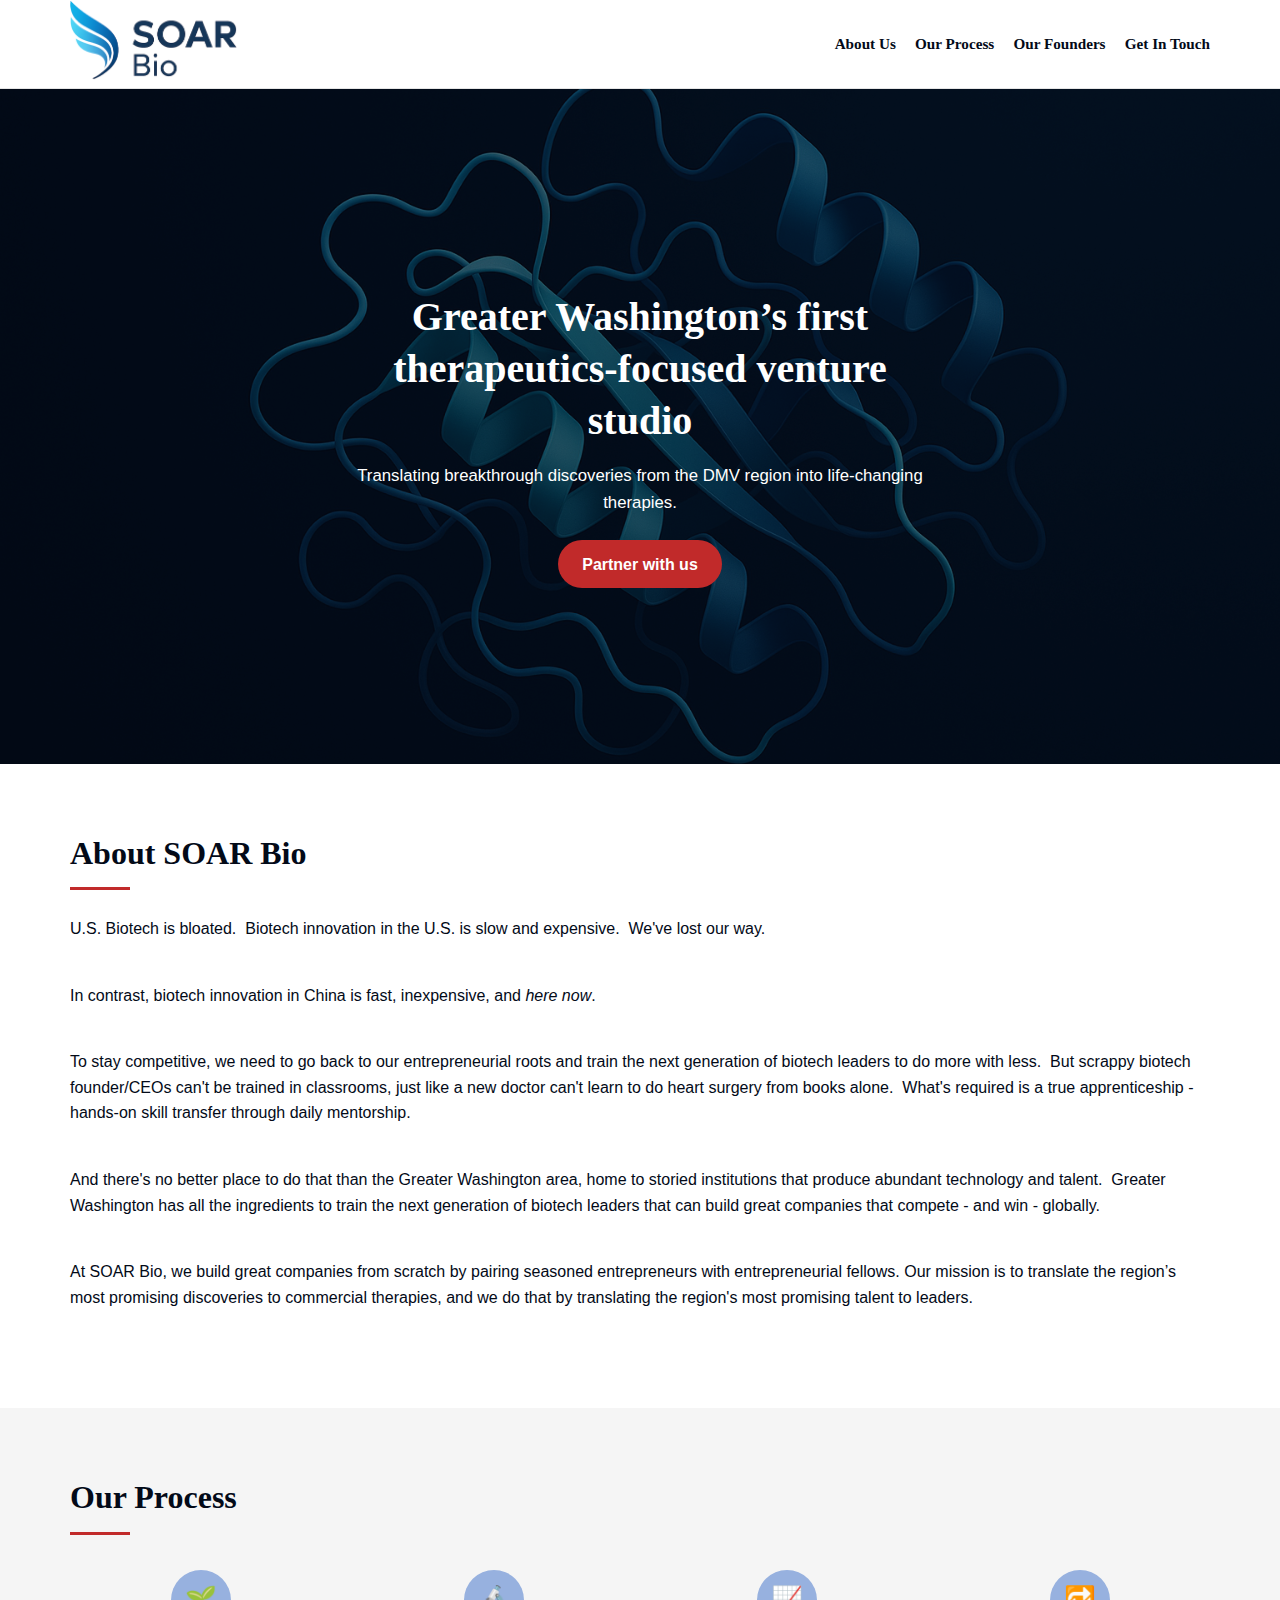
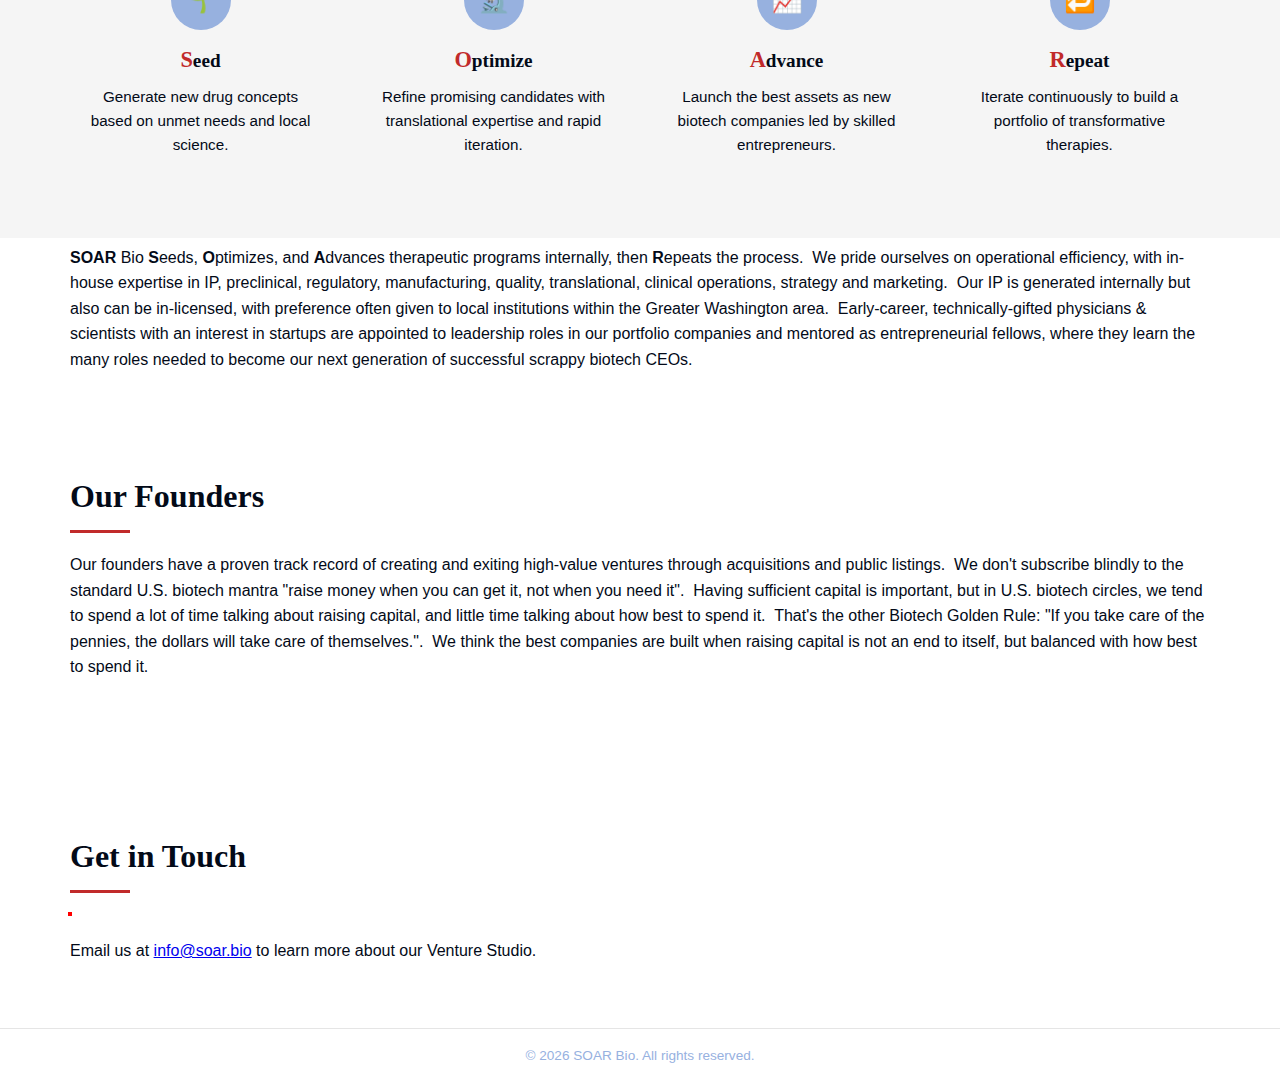
<file: index.html>
<!DOCTYPE html>
<html lang="en">
    <head>
        <meta charset="UTF-8"/>
        <meta name="viewport" content="width=device-width, initial-scale=1.0"/>
        <title>SOAR Bio | Greater Washington’s first therapeutics venture studio</title>
        <link href="css/theme.css" rel="stylesheet" type="text/css">
        <link rel="stylesheet" href="style.css"/>
        <style>/* Inline fallback for basic fonts while external CSS loads */body { margin: 0; font-family: Arial, sans-serif; color: #030A18; }</style>
    </head>
    <body>
        <!-- Header with logo and navigation -->
        <header>
            <div class="container header-content"><a href="#hero" class="logo"> <img src="soar_bio_logo.svg" alt="SOAR Bio logo"/> </a>
                <nav>
                    <ul>
                        <!-- Updated navigation labels to match revised section names -->
                        <li>
                            <a href="#about">About Us</a>
                        </li>
                        <li>
                            <a href="#process">Our Process</a>
                        </li>
                        <li>
                            <a href="#team">Our Founders</a>
                        </li>
                        <li>
                            <a href="#contact">Get In Touch</a>
                        </li>
                    </ul>
                </nav>
            </div>
        </header>
        <!-- Hero section -->
        <section id="hero">
            <div class="hero-overlay"></div>
            <div class="hero-content container">
                <!-- Updated tagline to emphasise therapeutics-focused -->
                <h1>Greater Washington’s first therapeutics‑focused venture studio</h1>
                <p>
          Translating breakthrough discoveries from the DMV region into life‑changing
          therapies. </p>
                <div style="display:flex;justify-content:center;"><a href="#contact" class="btn btn-primary">Partner with us</a>
                </div>
            </div>
        </section>
        <!-- About section -->
        <section id="about" class="content-section">
            <div class="container">
                <h2>About SOAR Bio</h2>
                <p style="padding-top: 7px; padding-bottom: 34px;">U.S. Biotech is bloated.&nbsp; Biotech innovation in the U.S. is slow and expensive.&nbsp; We&apos;ve lost our way.&nbsp; </p>
                <p style="padding-top: 7px; padding-bottom: 34px;">In contrast, biotech innovation in China is fast, inexpensive, and <i>here now</i><span>.&nbsp; </p>
                <p style="padding-top: 7px; padding-bottom: 34px;">To stay competitive, we need to go back to our entrepreneurial roots and train the next generation of biotech leaders to do more with less.&nbsp; But scrappy biotech founder/CEOs can&apos;t be trained in classrooms, just like a new doctor can&apos;t learn to do heart surgery from books alone.&nbsp; What&apos;s required is a true apprenticeship - hands-on skill transfer through daily mentorship.&nbsp; </p>
                <p style="padding-top: 7px; padding-bottom: 34px;">And there&apos;s no better place to do that than the&nbsp;Greater Washington area, home to storied institutions that produce abundant technology and talent.&nbsp; Greater Washington has all the ingredients to train the next generation of biotech leaders that can build great companies that compete - and win - globally.</p>
                <p style="padding-top: 7px; padding-bottom: 34px;">At SOAR Bio, we build great companies from scratch by pairing seasoned entrepreneurs with entrepreneurial fellows. Our mission is to translate the region&rsquo;s most promising discoveries to commercial therapies, and we do that by translating the region&apos;s most promising talent to leaders.</p>
                <p></p>
                <p></p>
            </div>
        </section>
        <!-- Our Process section (formerly Mission & Model) -->
        <section id="process" class="content-section light-bg">
            <div class="container">
                <h2>Our Process</h2>
                <!-- Removed explicit mission statement as per new requirements -->
                <div class="model-grid">
                    <div class="model-step">
                        <div class="icon-circle">🌱</div>
                        <h3><span class="model-letter">S</span>eed</h3>
                        <p>Generate new drug concepts based on unmet needs and local science.</p>
                    </div>
                    <div class="model-step">
                        <div class="icon-circle">🔬</div>
                        <h3><span class="model-letter">O</span>ptimize</h3>
                        <p>Refine promising candidates with translational expertise and rapid
              iteration.</p>
                    </div>
                    <div class="model-step">
                        <div class="icon-circle">📈</div>
                        <h3><span class="model-letter">A</span>dvance</h3>
                        <p>Launch the best assets as new biotech companies led by skilled
              entrepreneurs.</p>
                    </div>
                    <div class="model-step">
                        <div class="icon-circle">🔁</div>
                        <h3><span class="model-letter">R</span>epeat</h3>
                        <p>Iterate continuously to build a portfolio of transformative
              therapies.</p>
                    </div>
                </div>
            </div>
        </section>
        <div class="container"> 
            <p style="padding-top: 7px; padding-bottom: 34px;">  <b>SOAR</b> Bio <b>S</b>eeds, <b>O</b>ptimizes, and <b>A</b>dvances therapeutic programs internally, then <b>R</b>epeats the process.&nbsp; We pride ourselves on operational efficiency, with in-house expertise in IP, preclinical, regulatory, manufacturing, quality, translational, clinical operations, strategy and marketing.&nbsp; Our IP is generated internally but also can be in-licensed, with preference often given to local institutions within the Greater Washington area.&nbsp; Early-career, technically-gifted physicians &amp; scientists with an interest in startups are appointed to leadership roles in our portfolio companies and mentored as entrepreneurial fellows, where they learn the many roles needed to become our next generation of successful scrappy biotech CEOs. </p> 
        </div>
        <!-- Team section -->
        <section id="team" class="content-section">
            <div class="container">
                <h2>Our Founders</h2>
                <!-- Brief statement about the founders' track record -->
                <p class="founders-track">Our founders have a proven track record of creating and exiting high‑value
          ventures through acquisitions and public listings.&nbsp; We don&apos;t subscribe blindly to the standard U.S. biotech mantra &quot;raise money when you can get it, not when you need it&quot;.&nbsp; Having sufficient capital is important, but in U.S. biotech circles, we tend to spend a lot of time talking about raising capital, and little time talking about how best to spend it.&nbsp; That&apos;s the other Biotech Golden Rule: &quot;If you take care of the pennies, the dollars will take care of themselves.&quot;.&nbsp; We think the best companies are built when raising capital is not an end to itself, but balanced with how best to spend it.</p>
                <div class="team-grid" style="margin-bottom: -1px; padding-bottom: 0px;">
                    <!-- Murat Kalayoglu -->
                    <!-- Michael Singer -->
                    <!-- David Spiegel -->
                </div>
            </div>
        </section>
        <!-- Track Record section removed per new requirements -->
        <!-- Contact section -->
        <section id="contact" class="content-section">
            <!-- Use a single container here so this section aligns with others -->
            <div class="container">
                <h2>Get in Touch</h2>
                <div class="photo-box">                      
</div>
                <p>Email us at <a href="mailto:info@soar.bio">info@soar.bio</a> to learn more about our Venture Studio.</p>
                <!-- Removed separate contact details lines to simplify the call to action -->
            </div>
        </section>
        <!-- Footer -->
        <footer>
            <div class="container">
                <p>&copy; <span id="year"></span> SOAR Bio. All rights reserved.</p>
            </div>
        </footer>
        <script>
      // Populate current year in footer
      document.getElementById("year").textContent = new Date().getFullYear();
    </script>
    </body>
</html>
</file>
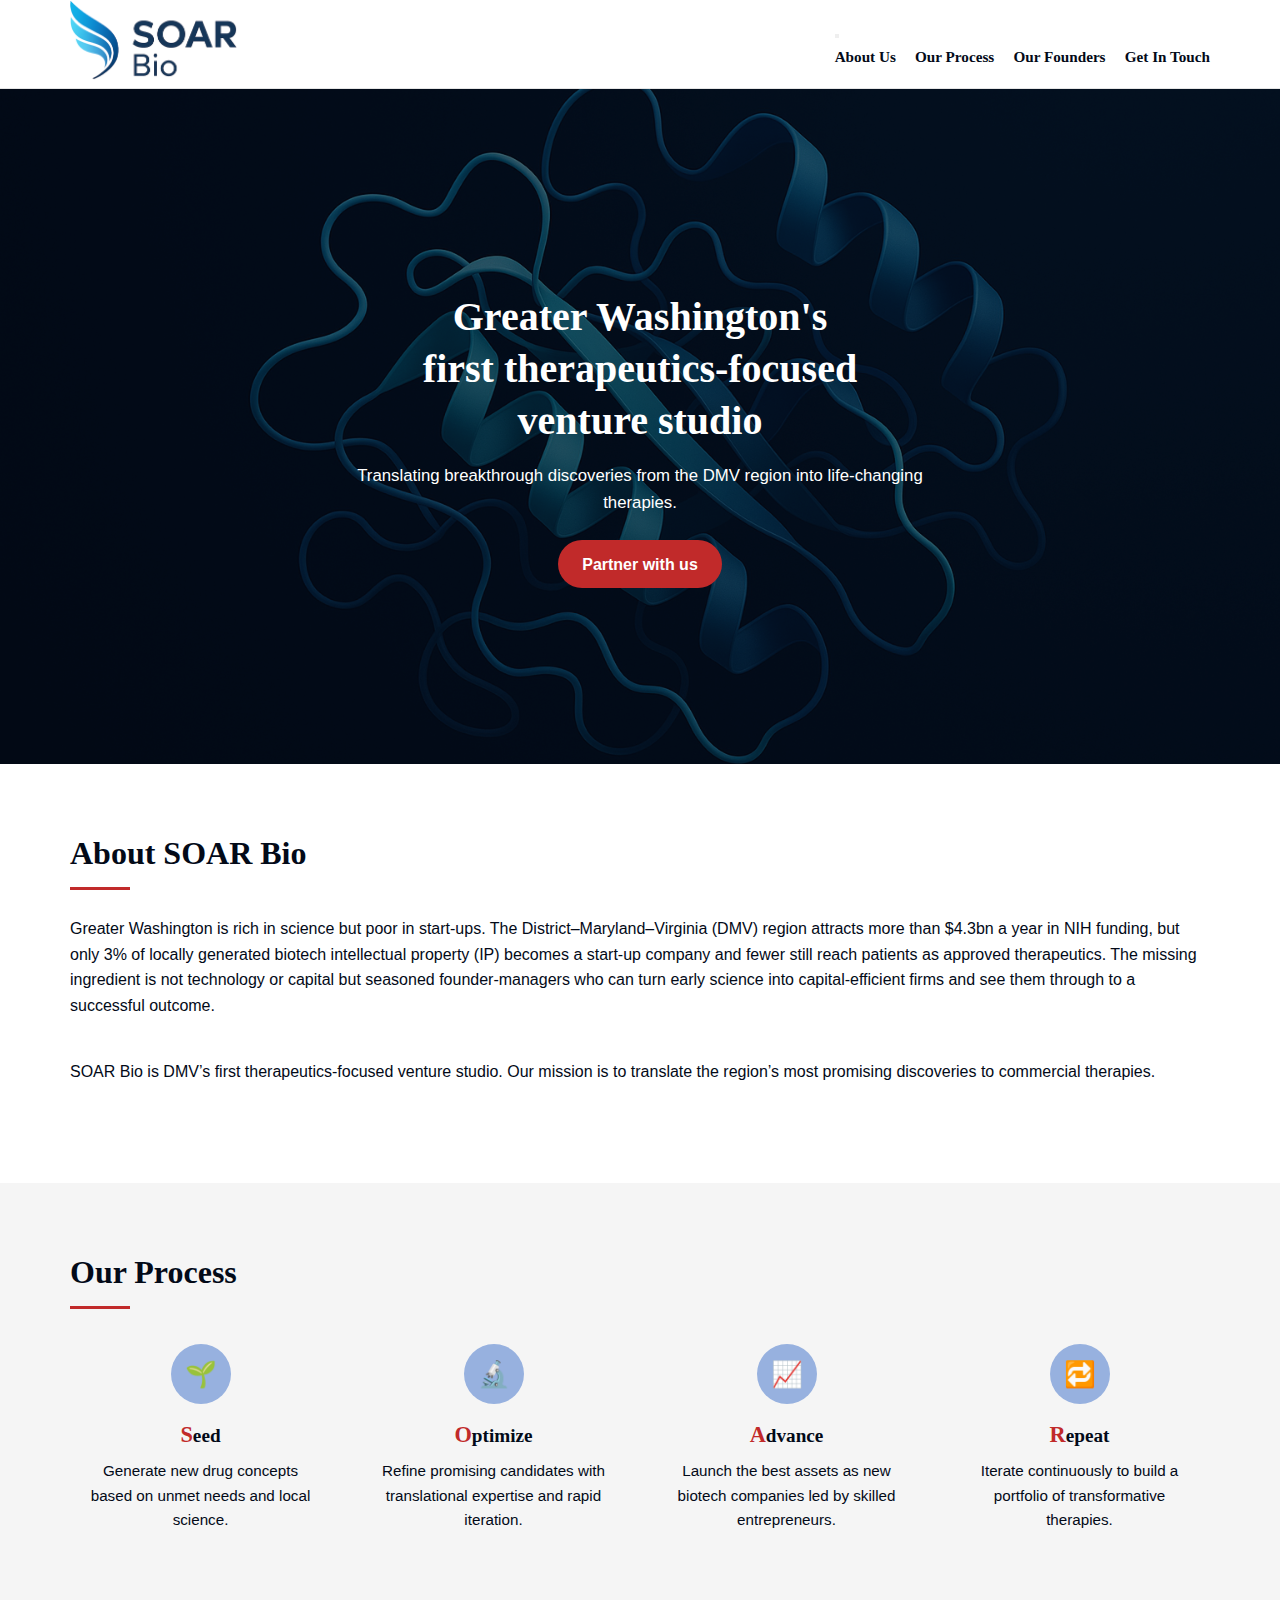
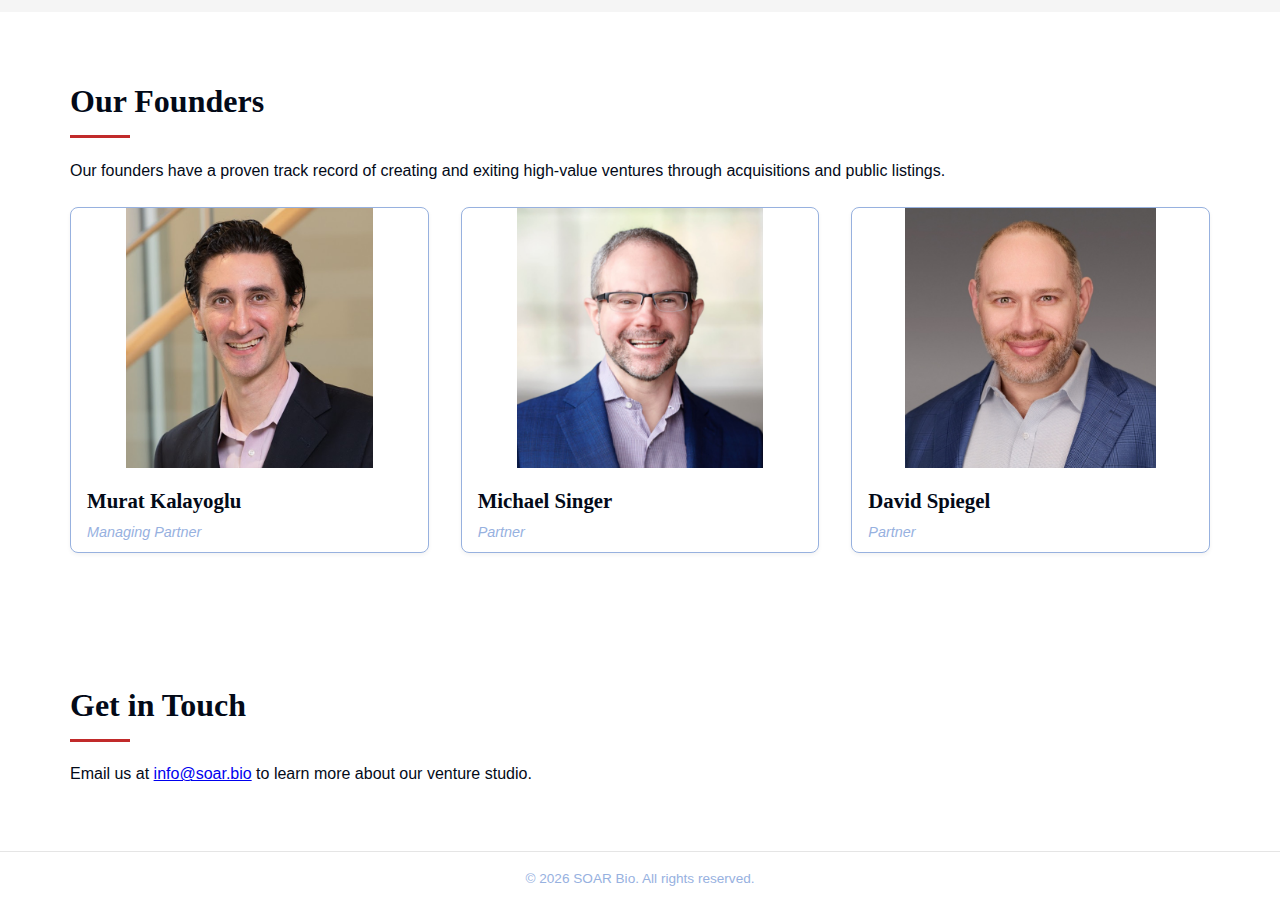
<file: index(old).html>
<!DOCTYPE html>
<html lang="en">
    <head>
        <meta charset="UTF-8"/>
        <meta name="viewport" content="width=device-width, initial-scale=1.0"/>
        <title>SOAR Bio | Greater Washington’s first therapeutics venture studio</title>
        <link href="css/theme.css" rel="stylesheet" type="text/css">
        <link rel="stylesheet" href="style.css"/>
        <style>/* Inline fallback for basic fonts while external CSS loads */body { margin: 0; font-family: Arial, sans-serif; color: #030A18; }</style>
    </head>
    <body>
        <!-- Header with logo and navigation -->
        <header>
            <div class="container header-content">
                <a href="#hero" class="logo"> <img src="soar_bio_logo.svg" alt="SOAR Bio logo"/> </a>
                <nav>
<!-- Hamburger toggle (CSS-only) -->


                    
<button id="hamburgerBtn" class="hamburger-btn" aria-controls="primary-nav" aria-expanded="false" aria-label="Toggle navigation">
  <span class="bar"></span>
  <span class="bar"></span>
  <span class="bar"></span>
</button>

<ul id="primary-nav" class="nav-list">
                        <!-- Updated navigation labels to match revised section names -->
                        <li><a href="#about">About Us</a>
                        </li>
                        <li><a href="#process">Our Process</a>
                        </li>
                        <li><a href="#team">Our Founders</a>
                        </li>
                        <li><a href="#contact">Get In Touch</a>
                        </li>
                    </ul>
                </nav>
            </div>
        </header>
        <!-- Hero section -->
        <section id="hero">
            <div class="hero-overlay"></div>
            <div class="hero-content container">
                <!-- Updated tagline to emphasise therapeutics-focused -->
                <h1>
  Greater Washington's<br>
  first therapeutics-focused<br>
  venture studio
</h1>
                <p>
          Translating breakthrough discoveries from the DMV region into life‑changing
          therapies. </p>
                <a href="#contact" class="btn btn-primary">Partner with us</a>
            </div>
        </section>
        <!-- About section -->
        <section id="about" class="content-section">
            <div class="container">
                <h2>About SOAR Bio</h2>
                <p style="padding-top: 7px; padding-bottom: 34px;">Greater Washington is rich in science but poor in start-ups. The District&ndash;Maryland&ndash;Virginia (DMV) region attracts more than $4.3bn a year in NIH funding,  but only 3% of locally generated biotech intellectual property (IP) becomes a start-up company  and fewer still reach patients as approved therapeutics. The missing ingredient is not technology or capital but seasoned founder‑managers who can turn early science into capital‑efficient firms and see them through to a successful outcome.</p>
                <p style="padding-top: 7px; padding-bottom: 34px;">
SOAR Bio is DMV&rsquo;s first therapeutics‑focused venture studio.  Our mission is to translate the region&rsquo;s most promising discoveries to commercial therapies.</p>
                <p></p>
                <p></p>
            </div>
        </section>
        <!-- Our Process section (formerly Mission & Model) -->
        <section id="process" class="content-section light-bg">
            <div class="container">
                <h2>Our Process</h2>
                <!-- Removed explicit mission statement as per new requirements -->
                <div class="model-grid">
                    <div class="model-step">
                        <div class="icon-circle">🌱</div>
                        <h3><span class="model-letter">S</span>eed</h3>
                        <p>Generate new drug concepts based on unmet needs and local science.</p>
                    </div>
                    <div class="model-step">
                        <div class="icon-circle">🔬</div>
                        <h3><span class="model-letter">O</span>ptimize</h3>
                        <p>Refine promising candidates with translational expertise and rapid
              iteration.</p>
                    </div>
                    <div class="model-step">
                        <div class="icon-circle">📈</div>
                        <h3><span class="model-letter">A</span>dvance</h3>
                        <p>Launch the best assets as new biotech companies led by skilled
              entrepreneurs.</p>
                    </div>
                    <div class="model-step">
                        <div class="icon-circle">🔁</div>
                        <h3><span class="model-letter">R</span>epeat</h3>
                        <p>Iterate continuously to build a portfolio of transformative
              therapies.</p>
                    </div>
                </div>
            </div>
        </section>
        <!-- Team section -->
        <section id="team" class="content-section">
            <div class="container">
                <h2>Our Founders</h2>
                <!-- Brief statement about the founders' track record -->
                <p class="founders-track">
          Our founders have a proven track record of creating and exiting high‑value
          ventures through acquisitions and public listings. </p>
                <div class="team-grid" style="margin-bottom: -1px; padding-bottom: 0px;">
                    <!-- Murat Kalayoglu -->
                    <div class="founder-card" style="grid-area:1 / 1 / 2 / 2;">
                        <!-- Use the consistently cropped rectangular portrait for Murat -->
                        <img src="murat_rect2.png" alt="Murat Kalayoglu" class="founder-photo"/>
                        <h3>Murat Kalayoglu</h3>
                        <p class="role">Managing&nbsp;Partner</p>
                        <div class="bio-tooltip">
                            <p>
                Prior to SOAR&nbsp;Bio, Dr.&nbsp;Kalayoglu co‑founded and served as CEO of Cartesian
                Therapeutics (NASDAQ:&nbsp;RNAC), which he led from concept through
                proof‑of‑concept clinical trials and a public listing in&nbsp;2023. Earlier he
                co‑founded and led Topokine from concept to late‑stage trials and a
                successful sale to AbbVie in&nbsp;2016. He also co‑founded and served as COO of
                HealthHonors&nbsp;Corporation, guiding it from concept to commercialization and
                acquisition by Tivity&nbsp;Health in&nbsp;2009. Dr.&nbsp;Kalayoglu is a board‑certified
                ophthalmologist who completed his residency and research fellowship at
                Harvard, holds an&nbsp;MD/PhD in immunology from the University of
                Wisconsin‑Madison, and earned his MBA from the MIT Sloan School of
                Management. </p>
                        </div>
                    </div>
                    <!-- Michael Singer -->
                    <div class="founder-card">
                        <!-- Use the consistently cropped rectangular portrait for Michael -->
                        <img src="michael_rect2.png" alt="Michael Singer" class="founder-photo"/>
                        <h3>Michael&nbsp;Singer</h3>
                        <p class="role">Partner</p>
                        <div class="bio-tooltip">
                            <p>
                Dr.&nbsp;Singer is a co‑founder and board member of Cartesian&nbsp;Therapeutics
                (NASDAQ:&nbsp;RNAC) and previously served as its Chief Strategy Officer. Prior
                to Cartesian, he co‑founded and served as Chief Scientific Officer of
                Topokine (acquired by AbbVie in&nbsp;2016) and HealthHonors&nbsp;Corporation (acquired
                by Tivity&nbsp;Health in&nbsp;2009). Dr.&nbsp;Singer led clinical development for several
                monoclonal antibodies at Novartis and has more than 25&nbsp;years of
                experience in basic and clinical science, with awards of competitive
                grants and publications in journals such as <em>Nature</em> and <em>PNAS</em>. He is a board‑certified ophthalmologist, admitted to practice
                patent law, has served as a surgeon in the Veterans Health
                Administration and teaches at Harvard Medical School. Dr.&nbsp;Singer
                completed his residency at Harvard and holds a&nbsp;BS, MD and PhD from Yale
                University. </p>
                        </div>
                    </div>
                    <!-- David Spiegel -->
                    <div class="founder-card">
                        <!-- Use the consistently cropped rectangular portrait for David -->
                        <img src="david_rect2.png" alt="David Spiegel" class="founder-photo"/>
                        <h3>David&nbsp;Spiegel</h3>
                        <p class="role">Partner</p>
                        <div class="bio-tooltip">
                            <p>
                Dr.&nbsp;Spiegel is a Professor at Yale University with appointments in the
                departments of Chemistry and Pharmacology. His research is focused on
                developing novel mechanisms for drug action, particularly those that
                modulate immune function. He is the co‑founder of Kleo&nbsp;Pharmaceuticals
                (acquired&nbsp;2021), Kymera&nbsp;Therapeutics (NASDAQ:&nbsp;KYMR), Moda&nbsp;Pharmaceuticals
                (acquired&nbsp;2021), Magnet&nbsp;Biotherapeutics and Revel&nbsp;Pharmaceuticals. Dr.
                Spiegel’s many honours include the NIH Director’s New Innovator Award, the
                Department of Defense Era of Hope Scholar Award, the Ellison Medical
                Foundation New&nbsp;Scholar Award in Aging Research, the Novartis Early Career
                Award in Organic Chemistry, the Bill and Melinda Gates Foundation Grand
                Challenges Explorations Award, and the Alfred&nbsp;P.&nbsp;Sloan Foundation
                Fellowship, among others. </p>
                        </div>
                    </div>
                </div>
            </div>
        </section>
        <!-- Track Record section removed per new requirements -->
        <!-- Contact section -->
        <section id="contact" class="content-section">
            <!-- Use a single container here so this section aligns with others -->
            <div class="container">
                <h2>Get in Touch</h2>
                <p>
          Email us at <a href="mailto:info@soar.bio">info@soar.bio</a> to learn more about our venture studio. </p>
                <!-- Removed separate contact details lines to simplify the call to action -->
            </div>
        </section>
        <!-- Footer -->
        <footer>
            <div class="container">
                <p>&copy; <span id="year"></span> SOAR Bio. All rights reserved.</p>
            </div>
        </footer>
        <script>
      // Populate current year in footer
      document.getElementById("year").textContent = new Date().getFullYear();
    </script>
    
<script>
document.addEventListener('DOMContentLoaded', function () {
  var btn = document.getElementById('hamburgerBtn');
  var nav = btn && btn.closest('nav');
  var list = document.getElementById('primary-nav');
  if (btn && nav && list) {
    btn.addEventListener('click', function () {
      var isOpen = nav.classList.toggle('open');
      btn.setAttribute('aria-expanded', isOpen ? 'true' : 'false');
    });
  }
});
</script>

</body>
</html>
</file>
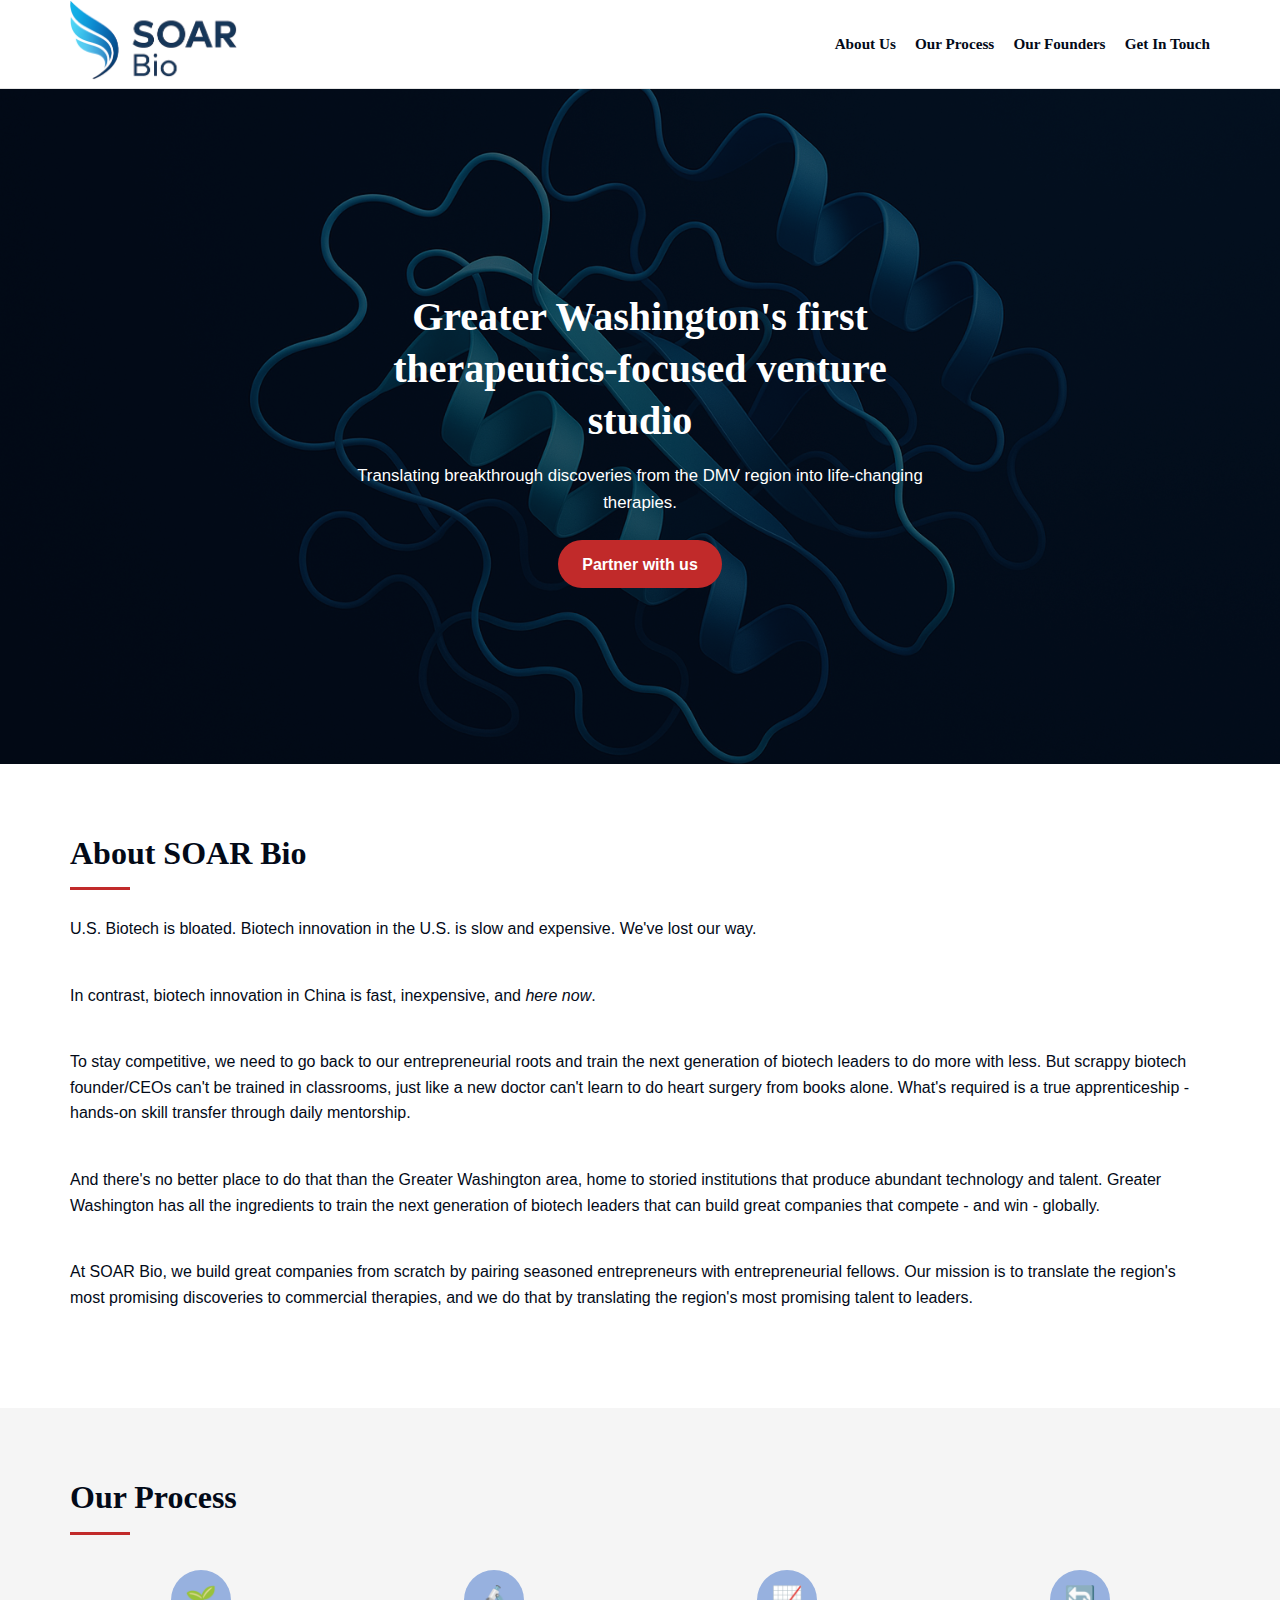
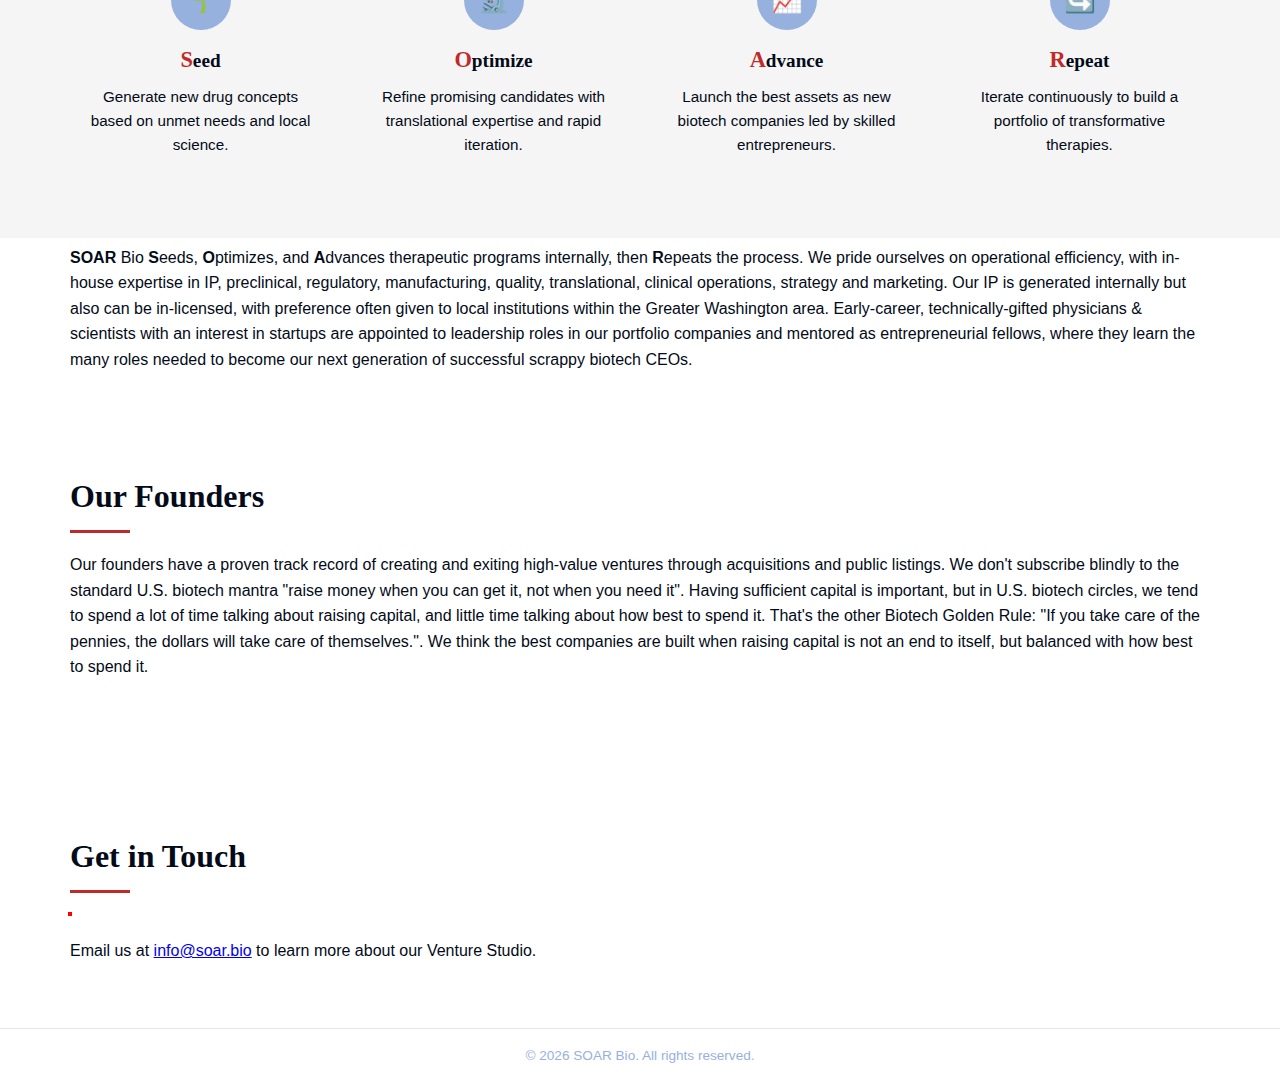
<file: index(old3).html>
<!DOCTYPE html>
<html lang="en">
    <head>
        <meta charset="UTF-8"/>
        <meta name="viewport" content="width=device-width, initial-scale=1.0"/>
        <title>SOAR Bio | Greater Washington's first therapeutics venture studio</title>
        <link href="css/theme.css" rel="stylesheet" type="text/css">
        <link rel="stylesheet" href="style.css"/>
        <style>/* Inline fallback for basic fonts while external CSS loads */body { margin: 0; font-family: Arial, sans-serif; color: #030A18; }</style>
    </head>
    <body>
        <!-- Header with logo and navigation -->
        <header>
            <div class="container header-content">
                <a href="#hero" class="logo">
                    <img src="soar_bio_logo.svg" alt="SOAR Bio logo"/>
                </a>
                <!-- Hamburger menu button for mobile -->
                <button class="mobile-menu-toggle" aria-label="Toggle navigation menu">
                    <span></span>
                    <span></span>
                    <span></span>
                </button>
                <nav>
                    <ul>
                        <li><a href="#about">About Us</a></li>
                        <li><a href="#process">Our Process</a></li>
                        <li><a href="#team">Our Founders</a></li>
                        <li><a href="#contact">Get In Touch</a></li>
                    </ul>
                </nav>
            </div>
        </header>
        
        <!-- Hero section -->
        <section id="hero">
            <div class="hero-overlay"></div>
            <div class="hero-content container">
                <h1>Greater Washington's first therapeutics-focused venture studio</h1>
                <p>Translating breakthrough discoveries from the DMV region into life-changing therapies.</p>
                <div style="display:flex;justify-content:center;">
                    <a href="#contact" class="btn btn-primary">Partner with us</a>
                </div>
            </div>
        </section>
        
        <!-- About section -->
        <section id="about" class="content-section">
            <div class="container">
                <h2>About SOAR Bio</h2>
                <p style="padding-top: 7px; padding-bottom: 34px;">U.S. Biotech is bloated. Biotech innovation in the U.S. is slow and expensive. We've lost our way.</p>
                <p style="padding-top: 7px; padding-bottom: 34px;">In contrast, biotech innovation in China is fast, inexpensive, and <i>here now</i>.</p>
                <p style="padding-top: 7px; padding-bottom: 34px;">To stay competitive, we need to go back to our entrepreneurial roots and train the next generation of biotech leaders to do more with less. But scrappy biotech founder/CEOs can't be trained in classrooms, just like a new doctor can't learn to do heart surgery from books alone. What's required is a true apprenticeship - hands-on skill transfer through daily mentorship.</p>
                <p style="padding-top: 7px; padding-bottom: 34px;">And there's no better place to do that than the Greater Washington area, home to storied institutions that produce abundant technology and talent. Greater Washington has all the ingredients to train the next generation of biotech leaders that can build great companies that compete - and win - globally.</p>
                <p style="padding-top: 7px; padding-bottom: 34px;">At SOAR Bio, we build great companies from scratch by pairing seasoned entrepreneurs with entrepreneurial fellows. Our mission is to translate the region's most promising discoveries to commercial therapies, and we do that by translating the region's most promising talent to leaders.</p>
            </div>
        </section>
        
        <!-- Our Process section -->
        <section id="process" class="content-section light-bg">
            <div class="container">
                <h2>Our Process</h2>
                <div class="model-grid">
                    <div class="model-step">
                        <div class="icon-circle">🌱</div>
                        <h3><span class="model-letter">S</span>eed</h3>
                        <p>Generate new drug concepts based on unmet needs and local science.</p>
                    </div>
                    <div class="model-step">
                        <div class="icon-circle">🔬</div>
                        <h3><span class="model-letter">O</span>ptimize</h3>
                        <p>Refine promising candidates with translational expertise and rapid iteration.</p>
                    </div>
                    <div class="model-step">
                        <div class="icon-circle">📈</div>
                        <h3><span class="model-letter">A</span>dvance</h3>
                        <p>Launch the best assets as new biotech companies led by skilled entrepreneurs.</p>
                    </div>
                    <div class="model-step">
                        <div class="icon-circle">🔄</div>
                        <h3><span class="model-letter">R</span>epeat</h3>
                        <p>Iterate continuously to build a portfolio of transformative therapies.</p>
                    </div>
                </div>
            </div>
        </section>
        
        <div class="container"> 
            <p style="padding-top: 7px; padding-bottom: 34px;"><b>SOAR</b> Bio <b>S</b>eeds, <b>O</b>ptimizes, and <b>A</b>dvances therapeutic programs internally, then <b>R</b>epeats the process. We pride ourselves on operational efficiency, with in-house expertise in IP, preclinical, regulatory, manufacturing, quality, translational, clinical operations, strategy and marketing. Our IP is generated internally but also can be in-licensed, with preference often given to local institutions within the Greater Washington area. Early-career, technically-gifted physicians & scientists with an interest in startups are appointed to leadership roles in our portfolio companies and mentored as entrepreneurial fellows, where they learn the many roles needed to become our next generation of successful scrappy biotech CEOs.</p> 
        </div>
        
        <!-- Team section -->
        <section id="team" class="content-section">
            <div class="container">
                <h2>Our Founders</h2>
                <p class="founders-track">Our founders have a proven track record of creating and exiting high-value ventures through acquisitions and public listings. We don't subscribe blindly to the standard U.S. biotech mantra "raise money when you can get it, not when you need it". Having sufficient capital is important, but in U.S. biotech circles, we tend to spend a lot of time talking about raising capital, and little time talking about how best to spend it. That's the other Biotech Golden Rule: "If you take care of the pennies, the dollars will take care of themselves.". We think the best companies are built when raising capital is not an end to itself, but balanced with how best to spend it.</p>
                <div class="team-grid" style="margin-bottom: -1px; padding-bottom: 0px;">
                    <!-- Team member cards would go here -->
                </div>
            </div>
        </section>
        
        <!-- Contact section -->
        <section id="contact" class="content-section">
            <div class="container">
                <h2>Get in Touch</h2>
                <div class="photo-box"></div>
                <p>Email us at <a href="mailto:info@soar.bio">info@soar.bio</a> to learn more about our Venture Studio.</p>
            </div>
        </section>
        
        <!-- Footer -->
        <footer>
            <div class="container">
                <p>&copy; <span id="year"></span> SOAR Bio. All rights reserved.</p>
            </div>
        </footer>
        
        <script>
            // Populate current year in footer
            document.getElementById("year").textContent = new Date().getFullYear();
            
            // Mobile menu toggle
            const menuToggle = document.querySelector('.mobile-menu-toggle');
            const nav = document.querySelector('nav');
            
            menuToggle.addEventListener('click', function() {
                nav.classList.toggle('active');
                menuToggle.classList.toggle('active');
            });
            
            // Close menu when clicking on a link
            const navLinks = document.querySelectorAll('nav a');
            navLinks.forEach(link => {
                link.addEventListener('click', () => {
                    nav.classList.remove('active');
                    menuToggle.classList.remove('active');
                });
            });
        </script>
    </body>
</html>
</file>
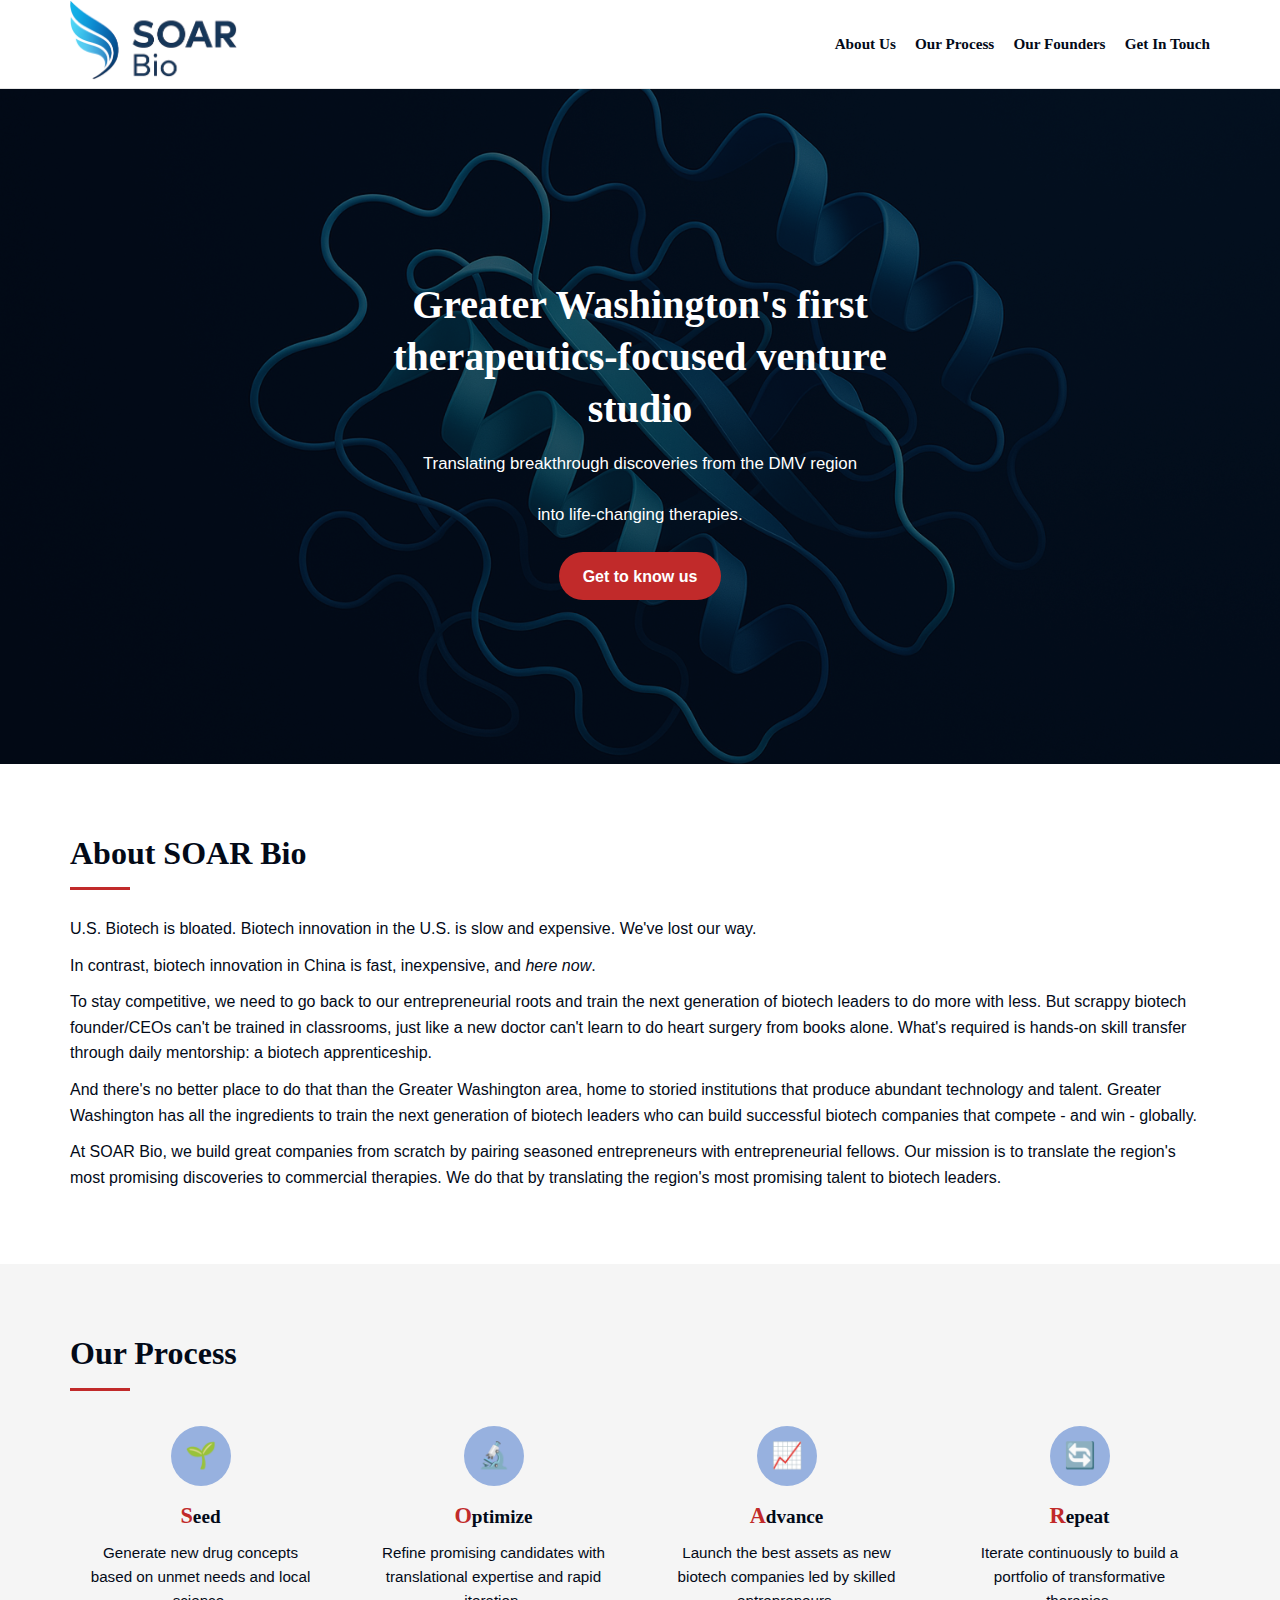
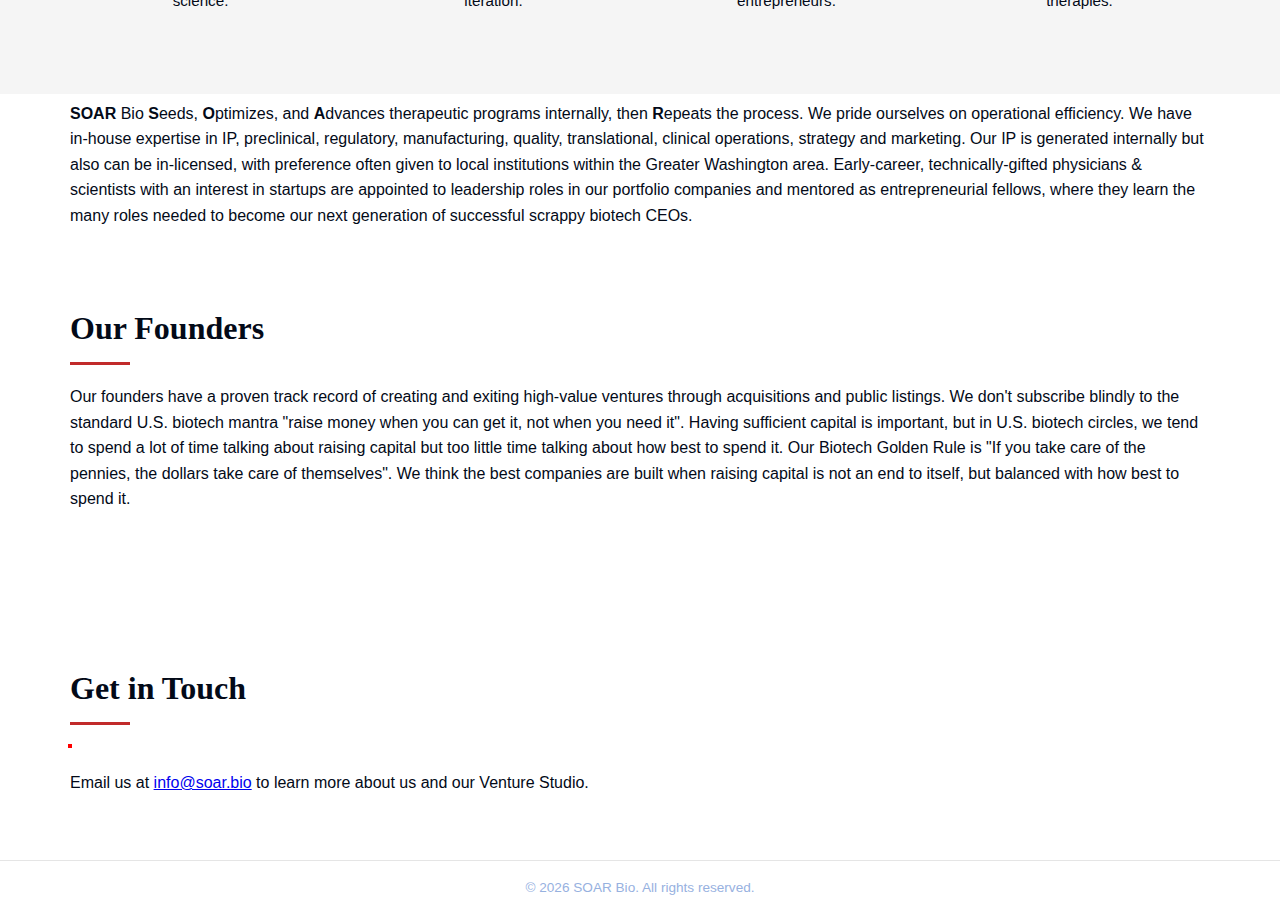
<file: index(old4).html>
<!DOCTYPE html>
<html lang="en">
    <head>
        <meta charset="UTF-8"/>
        <meta name="viewport" content="width=device-width, initial-scale=1.0"/>
        <title>SOAR Bio | Greater Washington's first therapeutics venture studio</title>
        <link href="css/theme.css" rel="stylesheet" type="text/css">
        <link rel="stylesheet" href="style.css"/>
        <style>/* Inline fallback for basic fonts while external CSS loads */body { margin: 0; font-family: Arial, sans-serif; color: #030A18; }</style>
    </head>
    <body>
        <!-- Header with logo and navigation -->
        <header>
            <div class="container header-content"><a href="#hero" class="logo"> <img src="soar_bio_logo.svg" alt="SOAR Bio logo"/> </a>
                <!-- Hamburger menu button for mobile -->
                <button class="mobile-menu-toggle" aria-label="Toggle navigation menu"><span></span><span></span><span></span>
                </button>
                <nav>
                    <ul>
                        <li>
                            <a href="#about">About Us</a>
                        </li>
                        <li>
                            <a href="#process">Our Process</a>
                        </li>
                        <li>
                            <a href="#team">Our Founders</a>
                        </li>
                        <li>
                            <a href="#contact">Get In Touch</a>
                        </li>
                    </ul>
                </nav>
            </div>
        </header>
        <!-- Hero section -->
        <section id="hero">
            <div class="hero-overlay"></div>
            <div class="hero-content container">
                <h1>Greater Washington's first therapeutics-focused venture studio</h1>
                <p>Translating breakthrough discoveries from the DMV region</p>
                <p> into life-changing therapies.</p>
                <div style="display:flex;justify-content:center;"><a href="#contact" class="btn btn-primary">Get to know us</a>
                </div>
            </div>
        </section>
        <!-- About section -->
        <section id="about" class="content-section">
            <div class="container">
                <h2>About SOAR Bio</h2>
                <p style="padding-top: 7px; padding-bottom: 10px;">U.S. Biotech is bloated. Biotech innovation in the U.S. is slow and expensive. We've lost our way.</p>
                <p style="padding-top: 1px; padding-bottom: 10px;">In contrast, biotech innovation in China is fast, inexpensive, and <i>here now</i>.</p>
                <p style="padding-top: 1px; padding-bottom: 10px;">To stay competitive, we need to go back to our entrepreneurial roots and train the next generation of biotech leaders to do more with less. But scrappy biotech founder/CEOs can&apos;t be trained in classrooms, just like a new doctor can&apos;t learn to do heart surgery from books alone. What&apos;s required is hands-on skill transfer through daily mentorship: a biotech apprenticeship.</p>
                <p style="padding-top: 1px; padding-bottom: 10px;">And there&apos;s no better place to do that than the Greater Washington area, home to storied institutions that produce abundant technology and talent. Greater Washington has all the ingredients to train the next generation of biotech leaders who can build successful biotech companies that compete - and win - globally.</p>
                <p style="padding-top: 1px; padding-bottom: 10px;">At SOAR Bio, we build great companies from scratch by pairing seasoned entrepreneurs with entrepreneurial fellows. Our mission is to translate the region&apos;s most promising discoveries to commercial therapies. We do that by translating the region&apos;s most promising talent to biotech leaders.</p>
            </div>
        </section>
        <!-- Our Process section -->
        <section id="process" class="content-section light-bg">
            <div class="container">
                <h2>Our Process</h2>
                <div class="model-grid">
                    <div class="model-step">
                        <div class="icon-circle">🌱</div>
                        <h3><span class="model-letter">S</span>eed</h3>
                        <p>Generate new drug concepts based on unmet needs and local science.</p>
                    </div>
                    <div class="model-step">
                        <div class="icon-circle">🔬</div>
                        <h3><span class="model-letter">O</span>ptimize</h3>
                        <p>Refine promising candidates with translational expertise and rapid iteration.</p>
                    </div>
                    <div class="model-step">
                        <div class="icon-circle">📈</div>
                        <h3><span class="model-letter">A</span>dvance</h3>
                        <p>Launch the best assets as new biotech companies led by skilled entrepreneurs.</p>
                    </div>
                    <div class="model-step">
                        <div class="icon-circle">🔄</div>
                        <h3><span class="model-letter">R</span>epeat</h3>
                        <p>Iterate continuously to build a portfolio of transformative therapies.</p>
                    </div>
                </div>
            </div>
        </section>
        <div class="container"> 
            <p style="padding-top: 7px; padding-bottom: 10px;"><b>SOAR</b> Bio <b>S</b>eeds, <b>O</b>ptimizes, and <b>A</b>dvances therapeutic programs internally, then <b>R</b>epeats the process. We pride ourselves on operational efficiency. We have in-house expertise in IP, preclinical, regulatory, manufacturing, quality, translational, clinical operations, strategy and marketing. Our IP is generated internally but also can be in-licensed, with preference often given to local institutions within the Greater Washington area. Early-career, technically-gifted physicians &amp; scientists with an interest in startups are appointed to leadership roles in our portfolio companies and mentored as entrepreneurial fellows, where they learn the many roles needed to become our next generation of successful scrappy biotech CEOs.</p> 
        </div>
        <!-- Team section -->
        <section id="team" class="content-section">
            <div class="container">
                <h2>Our Founders</h2>
                <p class="founders-track">Our founders have a proven track record of creating and exiting high-value ventures through acquisitions and public listings. We don&apos;t subscribe blindly to the standard U.S. biotech mantra &quot;raise money when you can get it, not when you need it&quot;. Having sufficient capital is important, but in U.S. biotech circles, we tend to spend a lot of time talking about raising capital but too little time talking about how best to spend it. Our Biotech Golden Rule is &quot;If you take care of the pennies, the dollars take care of themselves&quot;. We think the best companies are built when raising capital is not an end to itself, but balanced with how best to spend it.</p>
                <div class="team-grid" style="margin-bottom: -1px; padding-bottom: 0px;">
                    <!-- Team member cards would go here -->
                </div>
            </div>
        </section>
        <!-- Contact section -->
        <section id="contact" class="content-section">
            <div class="container">
                <h2>Get in Touch</h2>
                <div class="photo-box"></div>
                <p>Email us at <a href="mailto:info@soar.bio">info@soar.bio</a> to learn more about us and our Venture Studio.</p>
            </div>
        </section>
        <!-- Footer -->
        <footer>
            <div class="container">
                <p>&copy; <span id="year"></span> SOAR Bio. All rights reserved.</p>
            </div>
        </footer>
        <script>
            // Populate current year in footer
            document.getElementById("year").textContent = new Date().getFullYear();
            
            // Mobile menu toggle
            const menuToggle = document.querySelector('.mobile-menu-toggle');
            const nav = document.querySelector('nav');
            
            menuToggle.addEventListener('click', function() {
                nav.classList.toggle('active');
                menuToggle.classList.toggle('active');
            });
            
            // Close menu when clicking on a link
            const navLinks = document.querySelectorAll('nav a');
            navLinks.forEach(link => {
                link.addEventListener('click', () => {
                    nav.classList.remove('active');
                    menuToggle.classList.remove('active');
                });
            });
        </script>
    </body>
</html>
</file>
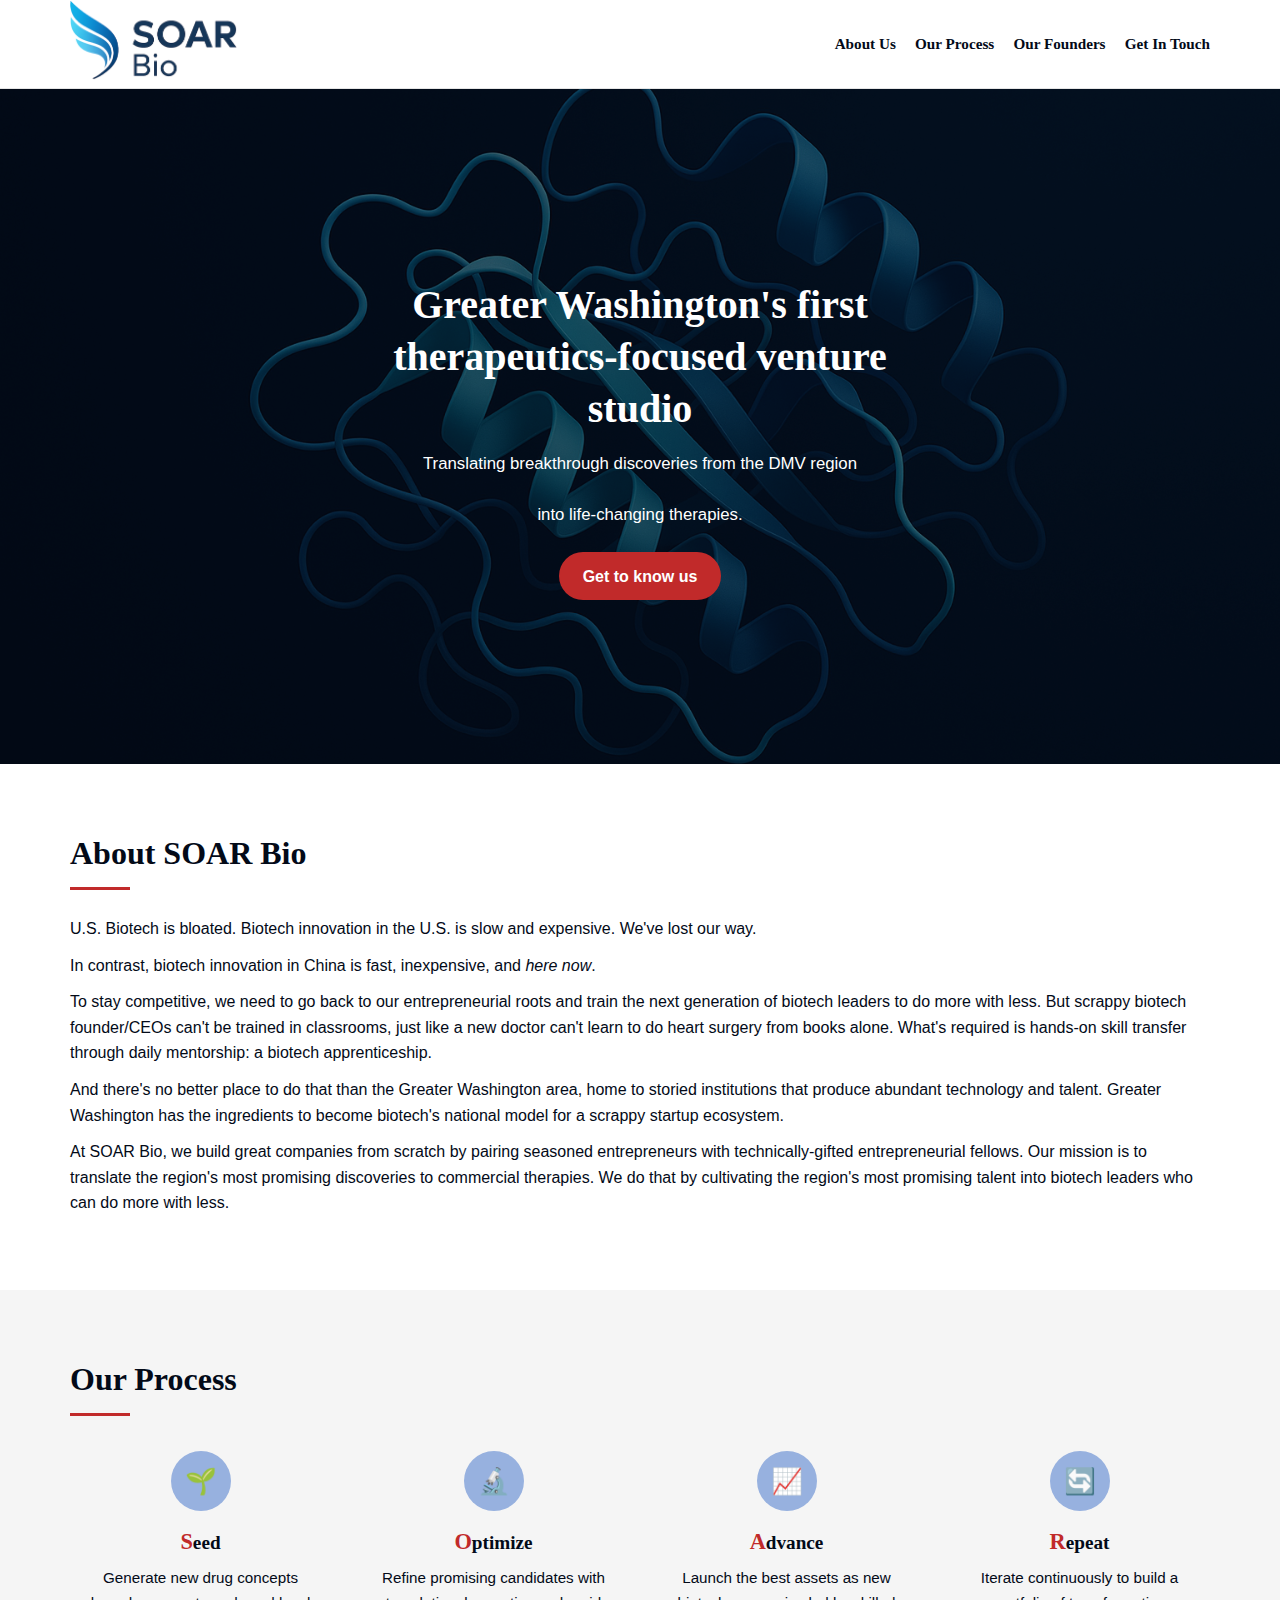
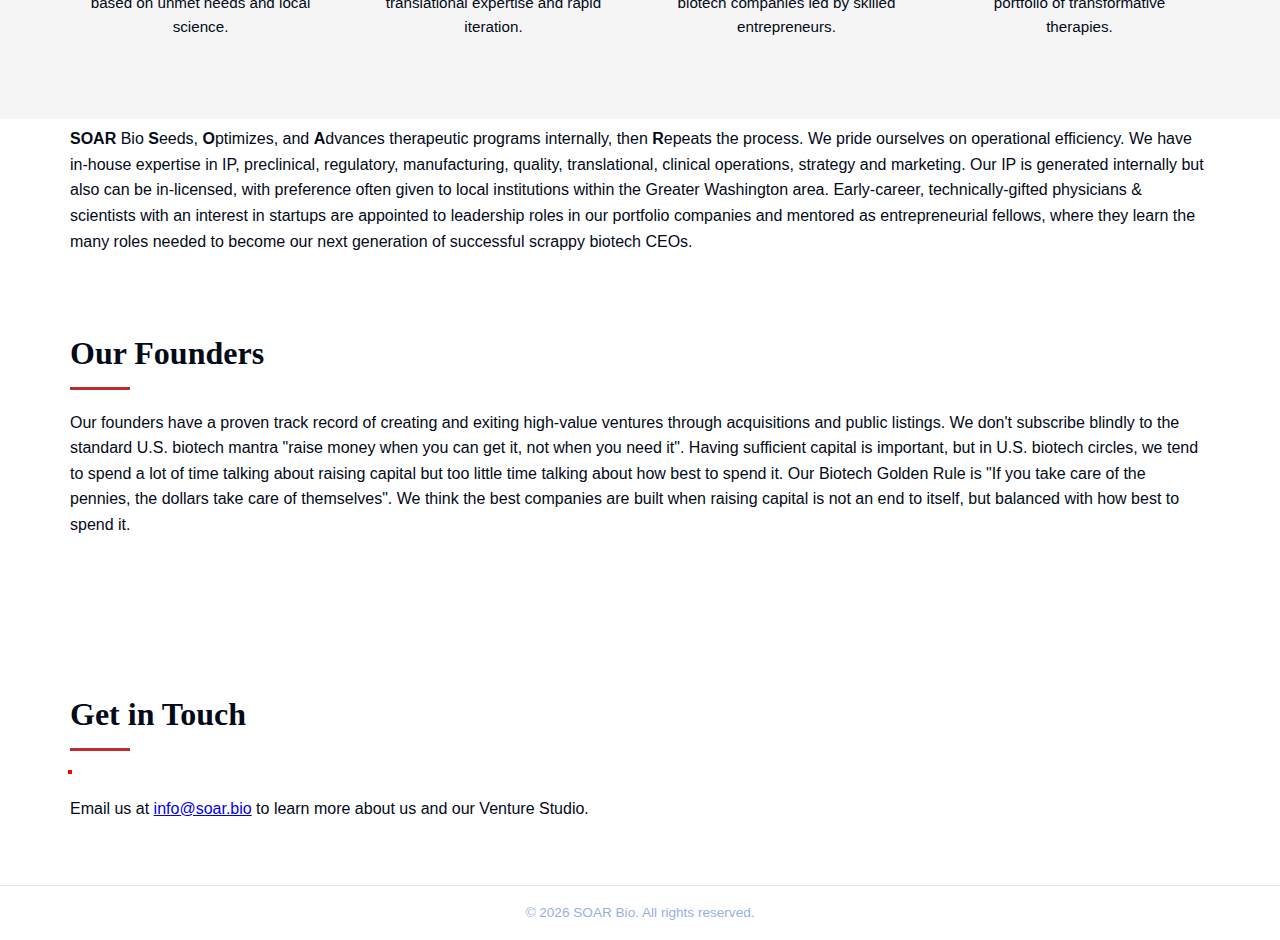
<file: index(old5).html>
<!DOCTYPE html>
<html lang="en">
    <head>
        <meta charset="UTF-8"/>
        <meta name="viewport" content="width=device-width, initial-scale=1.0"/>
        <title>SOAR Bio | Greater Washington's first therapeutics venture studio</title>
        <link href="css/theme.css" rel="stylesheet" type="text/css">
        <link rel="stylesheet" href="style.css"/>
        <style>/* Inline fallback for basic fonts while external CSS loads */body { margin: 0; font-family: Arial, sans-serif; color: #030A18; }</style>
    </head>
    <body>
        <!-- Header with logo and navigation -->
        <header>
            <div class="container header-content"><a href="#hero" class="logo"> <img src="soar_bio_logo.svg" alt="SOAR Bio logo"/> </a>
                <!-- Hamburger menu button for mobile -->
                <button class="mobile-menu-toggle" aria-label="Toggle navigation menu"><span></span><span></span><span></span>
                </button>
                <nav>
                    <ul>
                        <li>
                            <a href="#about">About Us</a>
                        </li>
                        <li>
                            <a href="#process">Our Process</a>
                        </li>
                        <li>
                            <a href="#team">Our Founders</a>
                        </li>
                        <li>
                            <a href="#contact">Get In Touch</a>
                        </li>
                    </ul>
                </nav>
            </div>
        </header>
        <!-- Hero section -->
        <section id="hero">
            <div class="hero-overlay"></div>
            <div class="hero-content container">
                <h1>Greater Washington's first therapeutics-focused venture studio</h1>
                <p>Translating breakthrough discoveries from the DMV region</p>
                <p> into life-changing therapies.</p>
                <div style="display:flex;justify-content:center;"><a href="#contact" class="btn btn-primary">Get to know us</a>
                </div>
            </div>
        </section>
        <!-- About section -->
        <section id="about" class="content-section">
            <div class="container">
                <h2>About SOAR Bio</h2>
                <p style="padding-top: 7px; padding-bottom: 10px;">U.S. Biotech is bloated. Biotech innovation in the U.S. is slow and expensive. We've lost our way.</p>
                <p style="padding-top: 1px; padding-bottom: 10px;">In contrast, biotech innovation in China is fast, inexpensive, and <i>here now</i>.</p>
                <p style="padding-top: 1px; padding-bottom: 10px;">To stay competitive, we need to go back to our entrepreneurial roots and train the next generation of biotech leaders to do more with less. But scrappy biotech founder/CEOs can&apos;t be trained in classrooms, just like a new doctor can&apos;t learn to do heart surgery from books alone. What&apos;s required is hands-on skill transfer through daily mentorship: a biotech apprenticeship.</p>
                <p style="padding-top: 1px; padding-bottom: 10px;">And there&apos;s no better place to do that than the Greater Washington area, home to storied institutions that produce abundant technology and talent. Greater Washington has the ingredients to become biotech&apos;s national model for a scrappy startup ecosystem.</p>
                <p style="padding-top: 1px; padding-bottom: 10px;">At SOAR Bio, we build great companies from scratch by pairing seasoned entrepreneurs with technically-gifted entrepreneurial fellows. Our mission is to translate the region&apos;s most promising discoveries to commercial therapies. We do that by cultivating the region&apos;s most promising talent into biotech leaders who can do more with less.</p>
            </div>
        </section>
        <!-- Our Process section -->
        <section id="process" class="content-section light-bg">
            <div class="container">
                <h2>Our Process</h2>
                <div class="model-grid">
                    <div class="model-step">
                        <div class="icon-circle">🌱</div>
                        <h3><span class="model-letter">S</span>eed</h3>
                        <p>Generate new drug concepts based on unmet needs and local science.</p>
                    </div>
                    <div class="model-step">
                        <div class="icon-circle">🔬</div>
                        <h3><span class="model-letter">O</span>ptimize</h3>
                        <p>Refine promising candidates with translational expertise and rapid iteration.</p>
                    </div>
                    <div class="model-step">
                        <div class="icon-circle">📈</div>
                        <h3><span class="model-letter">A</span>dvance</h3>
                        <p>Launch the best assets as new biotech companies led by skilled entrepreneurs.</p>
                    </div>
                    <div class="model-step">
                        <div class="icon-circle">🔄</div>
                        <h3><span class="model-letter">R</span>epeat</h3>
                        <p>Iterate continuously to build a portfolio of transformative therapies.</p>
                    </div>
                </div>
            </div>
        </section>
        <div class="container"> 
            <p style="padding-top: 7px; padding-bottom: 10px;"><b>SOAR</b> Bio <b>S</b>eeds, <b>O</b>ptimizes, and <b>A</b>dvances therapeutic programs internally, then <b>R</b>epeats the process. We pride ourselves on operational efficiency. We have in-house expertise in IP, preclinical, regulatory, manufacturing, quality, translational, clinical operations, strategy and marketing. Our IP is generated internally but also can be in-licensed, with preference often given to local institutions within the Greater Washington area. Early-career, technically-gifted physicians &amp; scientists with an interest in startups are appointed to leadership roles in our portfolio companies and mentored as entrepreneurial fellows, where they learn the many roles needed to become our next generation of successful scrappy biotech CEOs.</p> 
        </div>
        <!-- Team section -->
        <section id="team" class="content-section">
            <div class="container">
                <h2>Our Founders</h2>
                <p class="founders-track">Our founders have a proven track record of creating and exiting high-value ventures through acquisitions and public listings. We don&apos;t subscribe blindly to the standard U.S. biotech mantra &quot;raise money when you can get it, not when you need it&quot;. Having sufficient capital is important, but in U.S. biotech circles, we tend to spend a lot of time talking about raising capital but too little time talking about how best to spend it. Our Biotech Golden Rule is &quot;If you take care of the pennies, the dollars take care of themselves&quot;. We think the best companies are built when raising capital is not an end to itself, but balanced with how best to spend it.</p>
                <div class="team-grid" style="margin-bottom: -1px; padding-bottom: 0px;">
                    <!-- Team member cards would go here -->
                </div>
            </div>
        </section>
        <!-- Contact section -->
        <section id="contact" class="content-section">
            <div class="container">
                <h2>Get in Touch</h2>
                <div class="photo-box"></div>
                <p>Email us at <a href="mailto:info@soar.bio">info@soar.bio</a> to learn more about us and our Venture Studio.</p>
            </div>
        </section>
        <!-- Footer -->
        <footer>
            <div class="container">
                <p>&copy; <span id="year"></span> SOAR Bio. All rights reserved.</p>
            </div>
        </footer>
        <script>
            // Populate current year in footer
            document.getElementById("year").textContent = new Date().getFullYear();
            
            // Mobile menu toggle
            const menuToggle = document.querySelector('.mobile-menu-toggle');
            const nav = document.querySelector('nav');
            
            menuToggle.addEventListener('click', function() {
                nav.classList.toggle('active');
                menuToggle.classList.toggle('active');
            });
            
            // Close menu when clicking on a link
            const navLinks = document.querySelectorAll('nav a');
            navLinks.forEach(link => {
                link.addEventListener('click', () => {
                    nav.classList.remove('active');
                    menuToggle.classList.remove('active');
                });
            });
        </script>
    </body>
</html>
</file>
<file: style.css>
/* * SOAR Bio Marketing Website Styles - Responsive Edition
 *
 * This stylesheet defines a clean and professional look with full responsive
 * support for mobile, tablet, and desktop devices. Features a hamburger menu
 * for mobile navigation, scalable typography, and flexible layouts.
 */

/* CSS reset */
* {
    box-sizing: border-box;
    margin: 0;
    padding: 0;
}

/* Colour palette */
:root {
    --color-primary: #030a18;
    --color-secondary: #97b1df;
    --color-accent: #c12a2a;
    --color-light-bg: #f5f5f5;
    --font-heading: 'Georgia', 'Times New Roman', serif;
    --font-body: 'Arial', sans-serif;
}

body {
    font-family: var(--font-body);
    line-height: 1.6;
    color: var(--color-primary);
    background-color: #fff;
    text-align: left;
}

/* Container to constrain content width */
.container {
    max-width: 1200px;
    margin: 0 auto;
    padding: 0 20px;
}

/* ===== HEADER AND NAVIGATION ===== */
header {
    background: #fff;
    border-bottom: 1px solid #e5e5e5;
    position: sticky;
    top: 0;
    z-index: 999;
}

.header-content {
    display: flex;
    justify-content: space-between;
    align-items: center;
    padding: 0.5rem 0;
}

header .logo img {
    height: 50px;
    width: auto;
    transition: height 0.3s ease;
}

/* Mobile menu toggle button (hamburger) */
.mobile-menu-toggle {
    display: none;
    flex-direction: column;
    background: none;
    border: none;
    cursor: pointer;
    padding: 0.5rem;
    z-index: 1001;
}

.mobile-menu-toggle span {
    width: 25px;
    height: 3px;
    background: var(--color-primary);
    margin: 3px 0;
    transition: all 0.3s ease;
    border-radius: 2px;
}

.mobile-menu-toggle.active span:nth-child(1) {
    transform: rotate(45deg) translate(6px, 6px);
}

.mobile-menu-toggle.active span:nth-child(2) {
    opacity: 0;
}

.mobile-menu-toggle.active span:nth-child(3) {
    transform: rotate(-45deg) translate(7px, -7px);
}

nav ul {
    list-style: none;
    display: flex;
    gap: 1.2rem;
}

nav a {
    text-decoration: none;
    color: var(--color-primary);
    font-weight: bold;
    font-family: var(--font-heading);
    font-size: 0.95rem;
    transition: color 0.2s ease;
}

nav a:hover {
    color: var(--color-accent);
}

/* ===== HERO SECTION ===== */
#hero {
    min-height: 75vh;
    position: relative;
    display: flex;
    align-items: center;
    color: #fff;
    overflow: hidden;
}

#hero::before {
    content: "";
    position: absolute;
    top: 0;
    left: 0;
    width: 100%;
    height: 100%;
    background-image: url('protein.png');
    background-size: cover;
    background-position: center;
    z-index: 0;
}

#hero .hero-overlay {
    position: absolute;
    top: 0;
    left: 0;
    width: 100%;
    height: 100%;
    background: rgba(3, 10, 24, 0.65);
    z-index: 1;
}

#hero .hero-content {
    position: relative;
    z-index: 2;
    max-width: 600px;
    margin: 2rem auto;
    text-align: center;
    padding: 2rem 1rem;
}

#hero h1 {
    font-size: 2rem;
    font-family: var(--font-heading);
    margin-bottom: 1rem;
    line-height: 1.3;
}

#hero p {
    font-size: 1rem;
    margin-bottom: 1.5rem;
}

.btn {
    display: inline-block;
    padding: 0.7rem 1.5rem;
    border-radius: 30px;
    text-decoration: none;
    font-size: 1rem;
    font-weight: bold;
}

.btn-primary {
    background: var(--color-accent);
    color: #fff;
    transition: background 0.3s ease;
}

.btn-primary:hover {
    background: #a61e1e;
}

/* ===== CONTENT SECTIONS ===== */
.content-section {
    padding: 3rem 0;
}

.content-section.light-bg {
    background: var(--color-light-bg);
}

.content-section h2 {
    font-family: var(--font-heading);
    font-size: 1.75rem;
    margin-bottom: 1.2rem;
    position: relative;
}

.content-section h2::after {
    content: '';
    display: block;
    width: 60px;
    height: 3px;
    background: var(--color-accent);
    margin-top: 0.5rem;
}

.mission-statement {
    font-size: 1.1rem;
    margin-bottom: 2rem;
}

/* ===== MODEL GRID ===== */
.model-grid {
    display: grid;
    grid-template-columns: 1fr;
    gap: 2rem;
}

.model-step {
    text-align: center;
    padding: 1rem;
}

.icon-circle {
    width: 60px;
    height: 60px;
    border-radius: 50%;
    background: var(--color-secondary);
    color: var(--color-primary);
    display: flex;
    align-items: center;
    justify-content: center;
    font-size: 1.6rem;
    margin: 0 auto 0.8rem;
}

.model-step h3 {
    font-family: var(--font-heading);
    font-size: 1.2rem;
    margin-bottom: 0.4rem;
}

.model-step p {
    font-size: 0.95rem;
    color: var(--color-primary);
}

.model-letter {
    font-weight: bold;
    font-size: 1.4rem;
    color: var(--color-accent);
}

/* ===== TEAM SECTION ===== */
.team-grid {
    display: grid;
    grid-template-columns: 1fr;
    gap: 2rem;
}

.team-card {
    display: flex;
    background: #fff;
    border: 1px solid var(--color-secondary);
    border-radius: 8px;
    padding: 1.5rem;
    align-items: flex-start;
    box-shadow: 0 2px 4px rgba(0, 0, 0, 0.04);
}

.team-initials {
    flex-shrink: 0;
    width: 48px;
    height: 48px;
    border-radius: 50%;
    background: var(--color-secondary);
    color: #fff;
    font-weight: bold;
    font-size: 1.2rem;
    display: flex;
    align-items: center;
    justify-content: center;
    margin-right: 1rem;
}

.team-info h3 {
    margin: 0 0 0.2rem 0;
    font-family: var(--font-heading);
    font-size: 1.2rem;
}

.team-info .role {
    font-size: 0.9rem;
    color: var(--color-secondary);
    margin-bottom: 0.6rem;
    font-style: italic;
}

.team-info ul {
    list-style: none;
    padding-left: 1.2rem;
    position: relative;
}

.team-info ul li {
    margin-bottom: 0.4rem;
    font-size: 0.9rem;
    color: var(--color-primary);
}

.team-info ul li::before {
    content: '\2022';
    position: absolute;
    left: 0;
    color: var(--color-accent);
    font-size: 1rem;
}

/* Founder cards styling */
.founder-card {
    background: #fff;
    border: 1px solid var(--color-secondary);
    border-radius: 8px;
    overflow: hidden;
    box-shadow: 0 2px 4px rgba(0, 0, 0, 0.05);
    display: flex;
    flex-direction: column;
    position: relative;
}

.founder-card h3 {
    margin: 1rem 1rem 0.3rem 1rem;
    font-family: var(--font-heading);
    font-size: 1.3rem;
}

.founder-card .role {
    margin: 0 1rem 0.5rem 1rem;
    color: var(--color-secondary);
    font-style: italic;
    font-size: 0.9rem;
}

.founder-card p {
    margin: 0 1rem 1.2rem 1rem;
    font-size: 0.95rem;
    line-height: 1.5;
    color: var(--color-primary);
}

.founder-photo {
    width: 100%;
    height: 260px;
    object-fit: contain;
    object-position: center;
    border-radius: 6px;
    display: block;
}

.bio-tooltip {
    display: none;
    position: fixed;
    bottom: 2rem;
    left: 50%;
    transform: translateX(-50%);
    width: 90%;
    max-width: 600px;
    max-height: 70vh;
    overflow-y: auto;
    background: #fff;
    border: 1px solid var(--color-secondary);
    box-shadow: 0 4px 12px rgba(0, 0, 0, 0.2);
    padding: 1rem;
    font-size: 0.9rem;
    line-height: 1.4;
    z-index: 1000;
    pointer-events: none;
}

.founder-card:hover .bio-tooltip {
    display: block;
}

.founders-track {
    font-size: 1rem;
    margin: 0 0 1.5rem 0;
    color: var(--color-primary);
}

/* ===== TABLE STYLING ===== */
.table-wrapper {
    overflow-x: auto;
    margin-top: 1rem;
}

table {
    width: 100%;
    border-collapse: collapse;
    margin-bottom: 1rem;
    font-size: 0.9rem;
}

table thead {
    background: var(--color-primary);
    color: #fff;
}

table th,
table td {
    padding: 0.8rem 0.6rem;
    text-align: left;
}

table tbody tr:nth-child(even) {
    background: var(--color-light-bg);
}

table tbody tr:hover {
    background: #eef3fc;
}

/* ===== CONTACT SECTION ===== */
.contact-content {
    max-width: none;
}

.contact-details a {
    color: var(--color-accent);
    text-decoration: none;
}

.contact-details a:hover {
    text-decoration: underline;
}

.photo-box {
    display: inline-block;
    outline: 2px solid red;
    margin: 0 0 1rem 0;
    padding: 0;
}

/* ===== FOOTER ===== */
footer {
    background: #fff;
    border-top: 1px solid #e5e5e5;
    padding: 1rem 0;
    text-align: center;
    font-size: 0.85rem;
    color: var(--color-secondary);
}

/* ========================================
   RESPONSIVE MEDIA QUERIES
   ======================================== */

/* Mobile devices (portrait phones, less than 576px) */
@media (max-width: 575px) {
    .mobile-menu-toggle {
        display: flex;
    }
    
    nav {
        position: fixed;
        top: 0;
        right: -100%;
        width: 70%;
        height: 100vh;
        background: #fff;
        box-shadow: -2px 0 8px rgba(0, 0, 0, 0.1);
        transition: right 0.3s ease;
        z-index: 1000;
        padding-top: 5rem;
    }
    
    nav.active {
        right: 0;
    }
    
    nav ul {
        flex-direction: column;
        gap: 0;
        padding: 1rem;
    }
    
    nav li {
        border-bottom: 1px solid #e5e5e5;
    }
    
    nav a {
        display: block;
        padding: 1rem;
        font-size: 1.1rem;
    }
    
    header .logo img {
        height: 40px;
    }
    
    #hero h1 {
        font-size: 1.5rem;
    }
    
    #hero p {
        font-size: 0.95rem;
    }
    
    .content-section {
        padding: 2rem 0;
    }
    
    .content-section h2 {
        font-size: 1.5rem;
    }
    
    .container {
        padding: 0 15px;
    }
}

/* Small devices (landscape phones, 576px to 767px) */
@media (min-width: 576px) and (max-width: 767px) {
    .mobile-menu-toggle {
        display: flex;
    }
    
    nav {
        position: fixed;
        top: 0;
        right: -100%;
        width: 60%;
        height: 100vh;
        background: #fff;
        box-shadow: -2px 0 8px rgba(0, 0, 0, 0.1);
        transition: right 0.3s ease;
        z-index: 1000;
        padding-top: 5rem;
    }
    
    nav.active {
        right: 0;
    }
    
    nav ul {
        flex-direction: column;
        gap: 0;
        padding: 1rem;
    }
    
    nav li {
        border-bottom: 1px solid #e5e5e5;
    }
    
    nav a {
        display: block;
        padding: 1rem;
        font-size: 1rem;
    }
    
    header .logo img {
        height: 50px;
    }
    
    #hero h1 {
        font-size: 1.8rem;
    }
    
    .model-grid {
        grid-template-columns: repeat(2, 1fr);
    }
}

/* Medium devices (tablets, 768px to 991px) */
@media (min-width: 768px) {
    header .logo img {
        height: 60px;
    }
    
    #hero h1 {
        font-size: 2.2rem;
    }
    
    #hero p {
        font-size: 1.05rem;
    }
    
    .model-grid {
        grid-template-columns: repeat(2, 1fr);
    }
    
    .team-grid {
        grid-template-columns: repeat(2, 1fr);
    }
    
    .content-section {
        padding: 3.5rem 0;
    }
    
    .content-section h2 {
        font-size: 1.85rem;
    }
}

/* Large devices (desktops, 992px to 1199px) */
@media (min-width: 992px) {
    header .logo img {
        height: 70px;
    }
    
    #hero h1 {
        font-size: 2.5rem;
    }
    
    #hero .hero-content {
        margin: 4rem auto;
    }
    
    .model-grid {
        grid-template-columns: repeat(4, 1fr);
    }
    
    .team-grid {
        grid-template-columns: repeat(3, 1fr);
    }
    
    .content-section {
        padding: 4rem 0;
    }
    
    .content-section h2 {
        font-size: 2rem;
    }
}

/* Extra large devices (large desktops, 1200px and up) */
@media (min-width: 1200px) {
    header .logo img {
        height: 80px;
    }
    
    .container {
        padding: 0 30px;
    }
}

/* Print styles */
@media print {
    header {
        position: relative;
    }
    
    .mobile-menu-toggle {
        display: none;
    }
    
    nav {
        position: relative;
        right: auto;
    }
}
</file>
<file: css/theme.css>
/*! normalize.css v8.0.1 | MIT License | github.com/necolas/normalize.css */html{line-height:1.15;-webkit-text-size-adjust:100%;}body{margin:0;}main{display:block;}h1{font-size:2em;margin:.67em 0;}hr{box-sizing:content-box;height:0;overflow:visible;}pre{font-family:monospace,monospace;font-size:1em;}a{background-color:transparent;}abbr[title]{border-bottom:none;text-decoration:underline;text-decoration:underline dotted;}b,strong{font-weight:bolder;}code,kbd,samp{font-family:monospace,monospace;font-size:1em;}small{font-size:80%;}sub,sup{font-size:75%;line-height:0;position:relative;vertical-align:baseline;}sub{bottom:-.25em;}sup{top:-.5em;}img{border-style:none;}button,input,optgroup,select,textarea{font-family:inherit;font-size:100%;line-height:1.15;margin:0;}button,input{overflow:visible;}button,select{text-transform:none;}[type=button],[type=reset],[type=submit],button{-webkit-appearance:button;}[type=button]::-moz-focus-inner,[type=reset]::-moz-focus-inner,[type=submit]::-moz-focus-inner,button::-moz-focus-inner{border-style:none;padding:0;}[type=button]:-moz-focusring,[type=reset]:-moz-focusring,[type=submit]:-moz-focusring,button:-moz-focusring{outline:1px dotted ButtonText;}fieldset{padding:.35em .75em .625em;}legend{box-sizing:border-box;color:inherit;display:table;max-width:100%;padding:0;white-space:normal;}progress{vertical-align:baseline;}textarea{overflow:auto;}[type=checkbox],[type=radio]{box-sizing:border-box;padding:0;}[type=number]::-webkit-inner-spin-button,[type=number]::-webkit-outer-spin-button{height:auto;}[type=search]{-webkit-appearance:textfield;outline-offset:-2px;}[type=search]::-webkit-search-decoration{-webkit-appearance:none;}::-webkit-file-upload-button{-webkit-appearance:button;font:inherit;}details{display:block;}summary{display:list-item;}template{display:none;}[hidden]{display:none;}
                    
*, *::before, *::after {
    box-sizing: border-box;
}
:root {
    --primary: #0d6efd;
    --secondary: #6c757d;
    --color3: #0dcaf0;
    --color4: #198754;
    --white: white;
    --light: #f8f9fa;
    --dark: #212529;
}body, html {
    min-height: 100vh;
}
</file>
